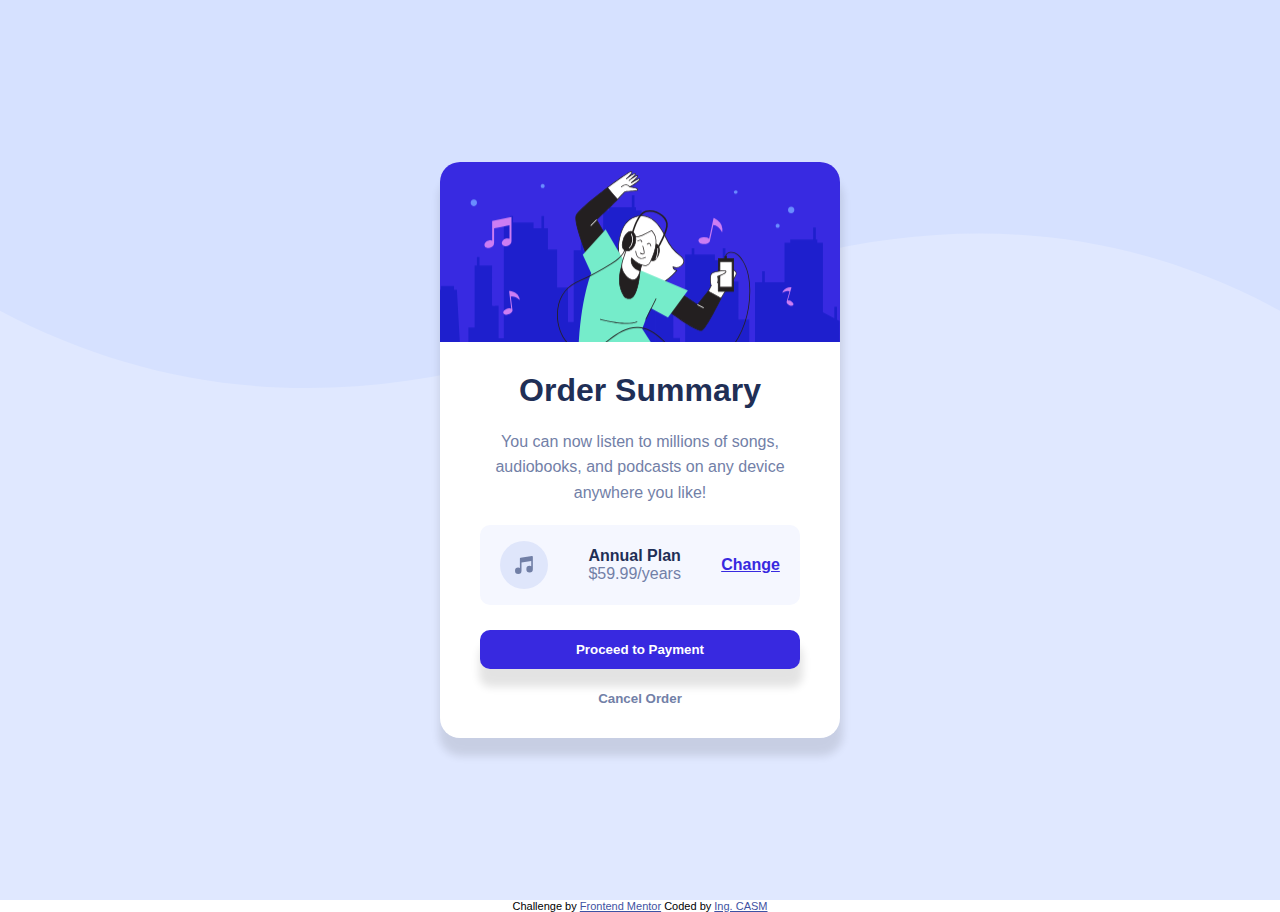
<file: 1 order-summary-component-main/order-summary-component-main/index.html>
<!DOCTYPE html>
<html lang="en">
<head>
  <meta charset="UTF-8">
  <meta name="viewport" content="width=device-width, initial-scale=1.0"> <!-- displays site properly based on user's device -->
  <link rel="icon" type="image/png" sizes="32x32" href="./images/favicon-32x32.png">

  <link rel="preconnect" href="https://fonts.googleapis.com">
  <Link rel="preconnect" href="https://fonts.gstatic.com" crossorigin>
  <link href-https="https://fonts.googleapis.com/css2?family-Red+Hat+Display:wght@500;700;900&display-swap" rel="stylesheet">
  
  <link rel="stylesheet" href="style.css">
  <title>Frontend Mentor | Order summary card</title>
</head>
<body>

  <main class="main-container">
  
    <section class="order-card shadow">
  
      <article class="order-card_img">
      </article>

      <article class="order-card_info">
        <h1 class="info_title">Order Summary</h1>
        <p class="info_paragraph">You can now listen to millions of songs, 
          audiobooks, and podcasts on any 
          device anywhere you like!</p>
         
        <div class="info_summary">
          <img src=./images/icon-music.svg alt="icono de music" class="summary_icon">
          <div class="summary_detail">   
            <h2>Annual Plan</h2>
            <span>$59.99/years</span>
          </div>
          <a href="" class="summary_change">Change</a>
        </div>

        <button class="button primary-button shadow">Proceed to Payment</button>
        <button class="button secondary-button">Cancel Order</button>
      </article>
    </section>
  </main>
  
  <div class="attribution">
   Challenge by <a href="https://www.frontendmentor.io?ref=challenge" target="_blank">Frontend Mentor</a>
   Coded by <a href="#">Ing. CASM</a>
  </div>
</body>
</html>
</file>
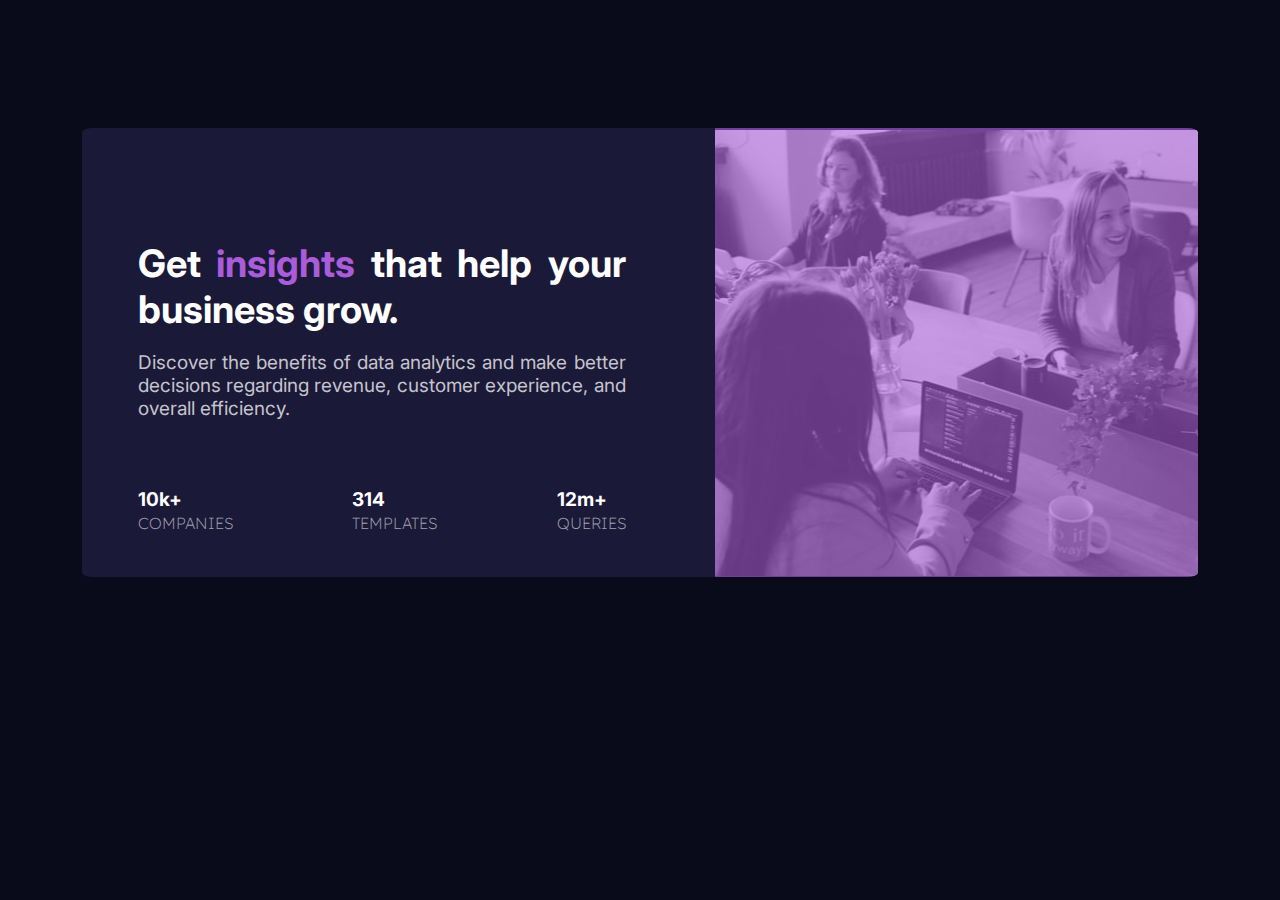
<file: 2 stats-preview-card-component-main/stats-preview-card-component-main/index.html>
<!DOCTYPE html>
<html lang="en">
<head>
  <meta charset="UTF-8">
  <meta name="viewport" content="width=device-width, initial-scale=1.0"> <!-- displays site properly based on user's device -->

  <link rel="icon" type="image/png" sizes="32x32" href="./images/favicon-32x32.png">
  
  <title>Frontend Mentor | Stats preview card component</title>

  <!-- Feel free to remove these styles or customise in your own stylesheet 👍 -->
  <style>
    .attribution { font-size: 11px; text-align: center; }
    .attribution a { color: hsl(228, 45%, 44%); }
  </style>
  <link rel="stylesheet" href="style.css">
</head>
<body>
<div class="container">
  <div class="card-image-container">
    <div class="card-image">
      <div class="card-image-overlay"></div>
    </div>   
  </div>
<div class="card-text-container">
  <div class="card-text-header">
    <h1>
      Get <span>
        insights
      </span>
      that help your business grow.
    </h1>
    <p class="card-text-paragraph">
      Discover the benefits of data analytics and make better decisions regarding revenue, customer 
  experience, and overall efficiency.
    </p>
    <div class="card-text-list">
      <li class="card-text-list-item">
        10k+ 
        <br>
        <span>
          companies

        </span>
      </li>
      <li class="card-text-list-item">
        314 
        <br>
        <span>
          templates

        </span>
      </li>
      <li class="card-text-list-item">
        12m+ 
        <br>
        <span>
          queries

        </span>
      </li>
    </div>

  </div>
  </div>
</div>
  <!--div class="attribution">
    Challenge by <a href="https://www.frontendmentor.io?ref=challenge" target="_blank">Frontend Mentor</a>. 
    Coded by <a href="#">Your Name Here</a>.
  </div>
</body>
</html>
</file>
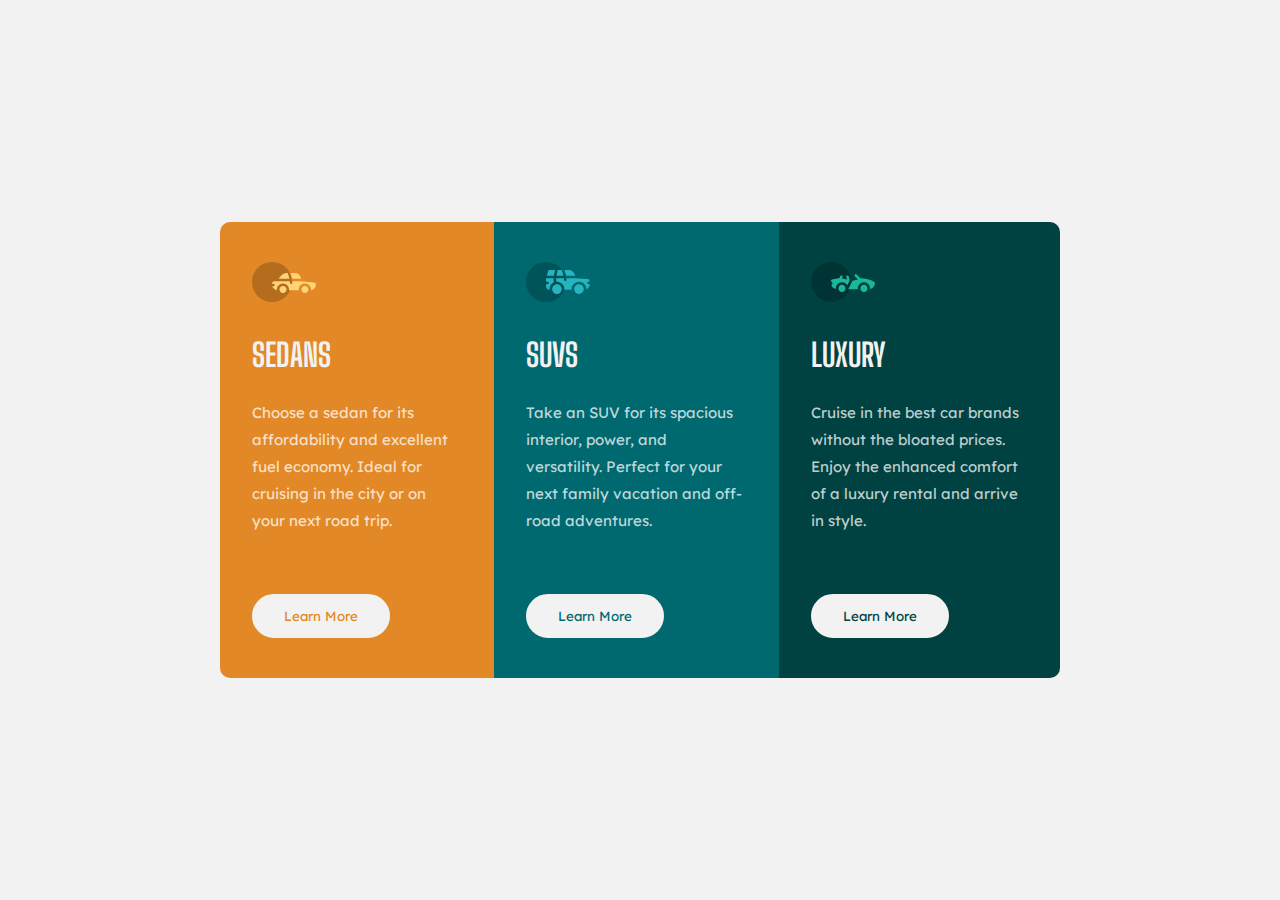
<file: 3-column-preview-card-component-main/3-column-preview-card-component-main/index.html>
<!DOCTYPE html>
<html lang="en">
<head>
  <meta charset="UTF-8">
  <meta name="viewport" content="width=device-width, initial-scale=1.0"> <!-- displays site properly based on user's device -->

  <link rel="icon" type="image/png" sizes="32x32" href="./images/favicon-32x32.png">

  <link rel="stylesheet" href="style.css">
  
  <title>Frontend Mentor | 3-column preview card component</title>
</head>
<body>
  
  <main class="box-container">
    <div class="box1 boxes">
      <div class="circle">
        <img src="images/icon-sedans.svg" alt="imagen de Sedans">
      </div>
      <h1>Sedans</h1>
      <p>
        Choose a sedan for its affordability and excellent fuel economy. Ideal for cruising in the city 
        or on your next road trip.
      </p>
      <button>Learn More</button>
    </div>

    <div class="box2 boxes">
      <div class="circle">
        <img src="images/icon-suvs.svg" alt="imagen del SUV">
      </div>
      <h1>SUVs</h1>
      <p>
        Take an SUV for its spacious interior, power, and versatility. Perfect for your next family vacation 
        and off-road adventures.
      </p>
      <button>Learn More</button>
    </div>
    
    <div class="box3 boxes">
      <div class="circle">
        <img src="images/icon-luxury.svg" alt="image del Luxury">
      </div>
      <h1>Luxury</h1>
      <p>
        Cruise in the best car brands without the bloated prices. Enjoy the enhanced comfort of a luxury 
        rental and arrive in style.
      </p>
      <button>Learn More</button>
  </main>
  <!--
  <div class="attribution">
  Challenge by <a href="https://www.frontendmentor.io?ref=challenge" target="_blank">Frontend Mentor</a>
  Coded by <a href="#">Ing. CASM</a>
  </div> ¡--> 
</body>
</html>
</file>
<file: 1 order-summary-component-main/order-summary-component-main/style.css>
:root{
     /*colores*/
     /*primary colours*/
    --Pale-blue: hsl(225, 100%, 94%);
    --Bright-blue: hsl(245, 75%, 52%);

    /*Neutrals*/
    --Very-pale-blue: hsl(225, 100%, 98%);
    --Desaturated-blue: hsl(224, 23%, 55%);
    --Dark-blue: hsl(223, 47%, 23%);
    --just-white: #ffffff;


    /*font*/
    --red-hat-display: 'Red Hat Display', sans-serif;
}

*{
    box-sizing: border-box; 
    margin: 0; 
    padding: 0;
}



html{
    font-family: var(--red-hat-display);
}

button{
    border: none;
    background: none;
    width: 100%;
    font-family: var(--red-hat-display);
    font-weight: 700;
    cursor: pointer;
    padding: 12px 24px;
    margin: 5px 0;
}


.main-container{ 
    display: flex;
    justify-content: center;
    align-items: center;
    width: 100vw; 
    height: 100vh;
    background-image: url(./images/pattern-background-mobile.svg);
    background-position: center;
    background-repeat: no-repeat;
    background-size: cover;
    background-color: var(--Pale-blue);
}

.order-card{
    width: 320px;
    background: var(--just-white);
    border-radius: 20px;
}

.order-card_img{
    background-image: url(./images/illustration-hero.svg);
    background-position: center;
    background-repeat: no-repeat;
    background-size: cover;
    border-radius: 20px 20px 0 0;
    width: 100%;
    height: 180px;
}

.order-card_info{
    padding: 15px 20px;
    text-align: center;
}

.info_title{
    font-weight: 900;
    color: var(--Dark-blue);
    margin-top: 15px;
}

.info_paragraph{
    margin: 20px 0;
    color: var(--Desaturated-blue);
    line-height: 1.6rem;
}

.info_summary{
    display: flex;
    justify-content: space-around;
    align-items: center;
    width: 100%;
    height: 80px;
    background-color: var(--Very-pale-blue);
    border-radius: 10px;
    margin: 20px 0;
}

.summary_detail{
    text-align: center;
}

.summary_detail h2{
    color: var(--Dark-blue);
    font-weight: 900;
    font-size: 1rem;
}

.summary_detail span{
    color: var(--Desaturated-blue)
}

.summary_change{
    color: var(--Bright-blue);
    font-weight: 700;
}

.primary-button{
    background-color: var(--Bright-blue);
    border-radius: 10px;
    color: var(--just-white);
    box-shadow: 1px 16px 8px 2px rgba(0,0,0,0.11);
    -webkit-box-shadow: 1px 16px 8px 2px rgba(0,0,0,0.11);
    -moz-box-shadow: 1px 16px 8px 2px rgba(0,0,0,0.11);
    transition: all 250ms ease;
}

.primary-button:hover{
    transform: translate(-1px,-1px);
}

.primary-button:active{
    transform: translate(1px, 1px);
}

.secondary-button{
    color: var(--Desaturated-blue);
    font-weight: 800;
}

.secondary-button:hover{
    text-decoration: underline;
}
.shadow{
    box-shadow: 1px 16px 8px 2px rgba(0,0,0,0.11);
    -webkit-box-shadow: 1px 16px 8px 2px rgba(0,0,0,0.11);
    -moz-box-shadow: 1px 16px 8px 2px rgba(0,0,0,0.11);
    transition: all 250ms ease;
}

   /*Footer*/
.attribution { font-size: 11px; text-align: center; }
.attribution a  { color: hsl(228, 45%, 44%);}

@media only screen and (min-width: 1140px) {
    .main-container{ 
        background-image: url('./images/pattern-background-desktop.svg');
        background-position: top;
        background-size: contain;
    }
    .order-card{
        width: 400px;
        background: var(--just-white);
        border-radius: 20px;
    }
    .order-card_info{
        padding: 15px 40px;
        text-align: center;
    }
}
</file>
<file: 2 stats-preview-card-component-main/stats-preview-card-component-main/style.css>
@import url('https://fonts.googleapis.com/css2?family=Inter:wght@400;700&family=Lexend+Deca&display=swap');

*{
    padding: 0;
    margin: 0;
    text-decoration: none;
    list-style: none;

}

body{
    font-size: 15px;
    font-family: 'Inter';
    background-color: var(--main-bg-color);
    color: var(--main-white);
}

:root{
    --main-bg-color: hsl(233, 47%, 7%);
    --card-bg-color:hsl(244, 38%, 16%);
    --accent-color:hsl(277, 64%, 61%);
    
    --main-white:hsl(0, 0%, 100%);
    --paragraph-white:hsla(0, 0%, 100%, 0.75);
    --stats-heading-white:hsla(0, 0%, 100%, 0.6);
}

.container{
    margin: 10% 6.4%;
    border: none;
    border-radius: 1%;
    background-color: var(--card-bg-color);
    overflow: hidden;
}

.card-image-container{
    width: auto;
    height: 247px;
}

.card-image{
    background: url(./images/image-header-mobile.jpg) no-repeat center center;
    background-size: cover;
    max-width: 100%;
    height: 100%;
}

.card-image-overlay{
    width: 100%;
    height: 100%;
    position: relative;
    z-index: 2;
    opacity: 0.6;
    background: var(--accent-color);
}

.card-text-container{
    margin: 4.5% 9%;
    text-align: center;
}

.card-text-header{
    font-size: 1.1875rem;
    margin-bottom: 2.4%;
}

.card-text-header span{
    color: var(--accent-color);
}

.card-text-paragraph{
    color: var(--paragraph-white);
    margin-bottom: 10.5%;
}

.card-text-list-item{
    margin-top: 3.5%;
    font-size: 1.1920rem;
    font-weight: 700;
}

.card-text-list-item span{
    font-size: 1rem;
    font-family: 'Lexend Deca';
    font-weight: 200;
    text-transform: uppercase;
    color: var(--stats-heading-white);
}

@media only screen and (min-width: 800px){
    .card-image{
        background-size: 100%;
        background: url(./images/image-header-desktop.jpg) no-repeat center center;
    }
    .card-image-container{
        height: 449px;
        width: 100%;
    }
    .container{
        display: flex;
        flex-direction: row-reverse;
    }
    .card-text-container{
        text-align: justify;
        margin: 10% 8% 0 5%;
    }
    .card-text-paragraph{
        margin-top: 4%;
    }
    .card-text-list{
        margin-top: 9%;
        display: flex;
        justify-content: space-between;
    }
}
</file>
<file: 3-column-preview-card-component-main/3-column-preview-card-component-main/style.css>
@import url('https://fonts.googleapis.com/css2?family=Big+Shoulders+Display:wght@700&family=Lexend+Deca&display=swap');

:root {
  /* Primary */
  --orange: hsl(31, 77%, 52%);
  --cyan: hsl(184, 100%, 22%);
  --dark-cyan: hsl(179, 100%, 13%);

  /* Neutral */
  --white: hsla(0, 0%, 100%, 0.75);
  --lightgray:  hsl(0, 0%, 95%);
}

*,
*::before,
*::after {
  border: 0;
  outline: 0;
  padding: 0;
  margin: 0;
  box-sizing: inherit;
}

body {
  box-sizing: border-box;
  font-family: 'Lexend Deca', sans-serif;
  font-weight: 400;
  display: flex;
  place-content: center;
  background-color: var(--lightgray);
  height: 100vh;
}

h1 { 
  font-family: 'Big Shoulders Display', cursive;
  font-weight: 700;
  text-transform: uppercase;
  color: var(--lightgray);
}

p {
  font-size: 15px;
  margin: 25px 0 60px 0;
  color: var(--white);
  font-weight: 400;
  line-height: 1.8;
}

.box-container {
  display: flex;
  width: 840px;
  align-items: center;
  justify-content: center;
}

.boxes {
  display: flex;
  flex-direction: column;
  padding: 40px 32px;
  align-items: flex-start;
}

.box1 {
  background-color: var(--orange);
  border-radius:  10px 0 0 10px;
}

.box2 {
  background-color: var(--cyan);
}

.box3 {
  background-color: var(--dark-cyan);
  border-radius:  0 10px 10px 0;
}

button {
  padding: 12px 30px;
  border-radius: 50px;
  font-family: inherit;
  font-size: 16;
  border: solid 2px var(--lightgray);
  background: var(--lightgray);
  transition: all ease 0.3s;
}

.box1 button {
  color:hsl(31, 77%, 52%);
}

.box2 button {
  color:hsl(184, 100%, 22%);
}

.box3 button {
  color:hsl(179, 100%, 13%);
}

button:hover {
  background: transparent;
  color: var(--lightgray);
}

.circle {
  margin-bottom: 30px;
}

/*footer*/
.attribution { font-size: 11px; text-align: center; }
.attribution a { color: hsl(228, 45%, 44%); }

/* MEDIA QUERY */
@media only screen and (max-width: 600px) {
  p {
    margin-bottom: 20px;
  }

  body {
    height: auto;
  }

  .box-container {
    flex-direction: column;
    margin: 16% 0;
    padding: 8%;
  }

  .boxes {
    padding: 38px 44px;
  }

  .box1 {
    border-radius:  10px 10px 0 0;
  }
  
  .box3 {
    border-radius:  0 0 10px 10px;
  }
  
}
</file>
